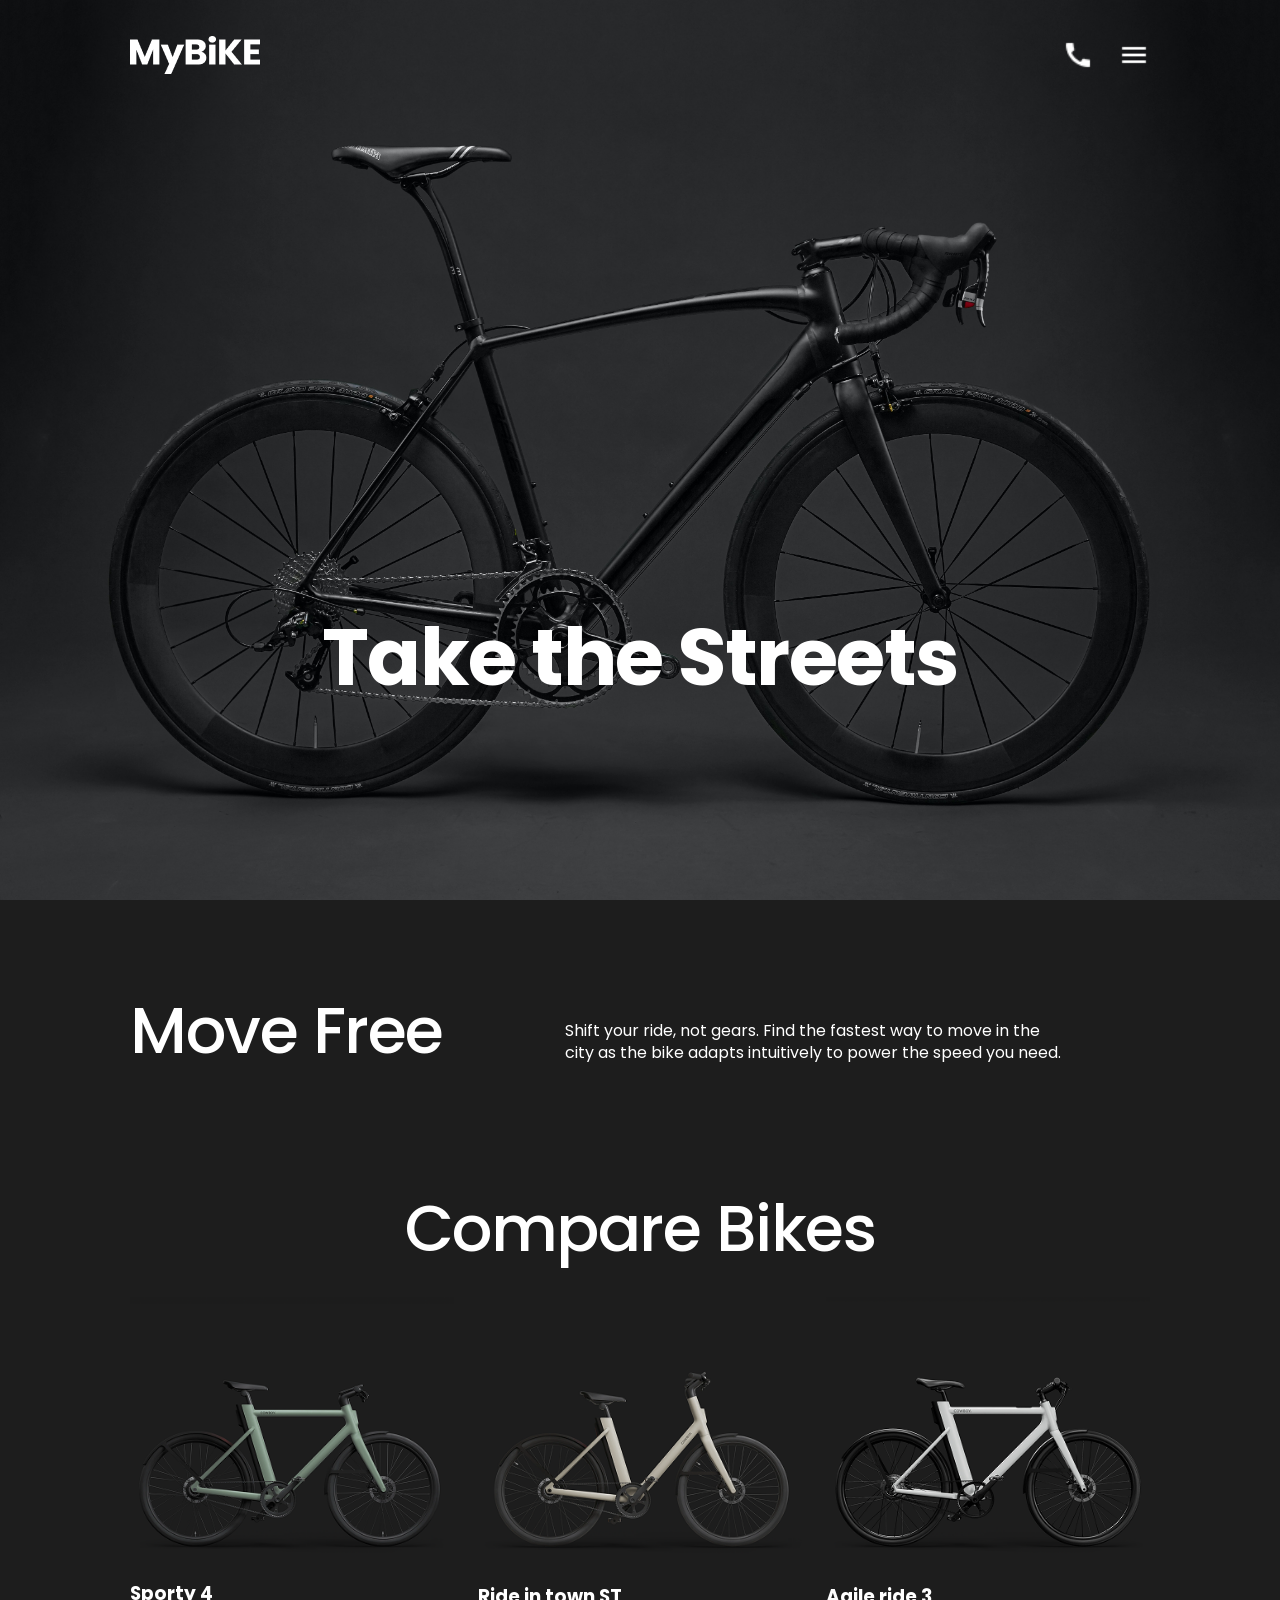
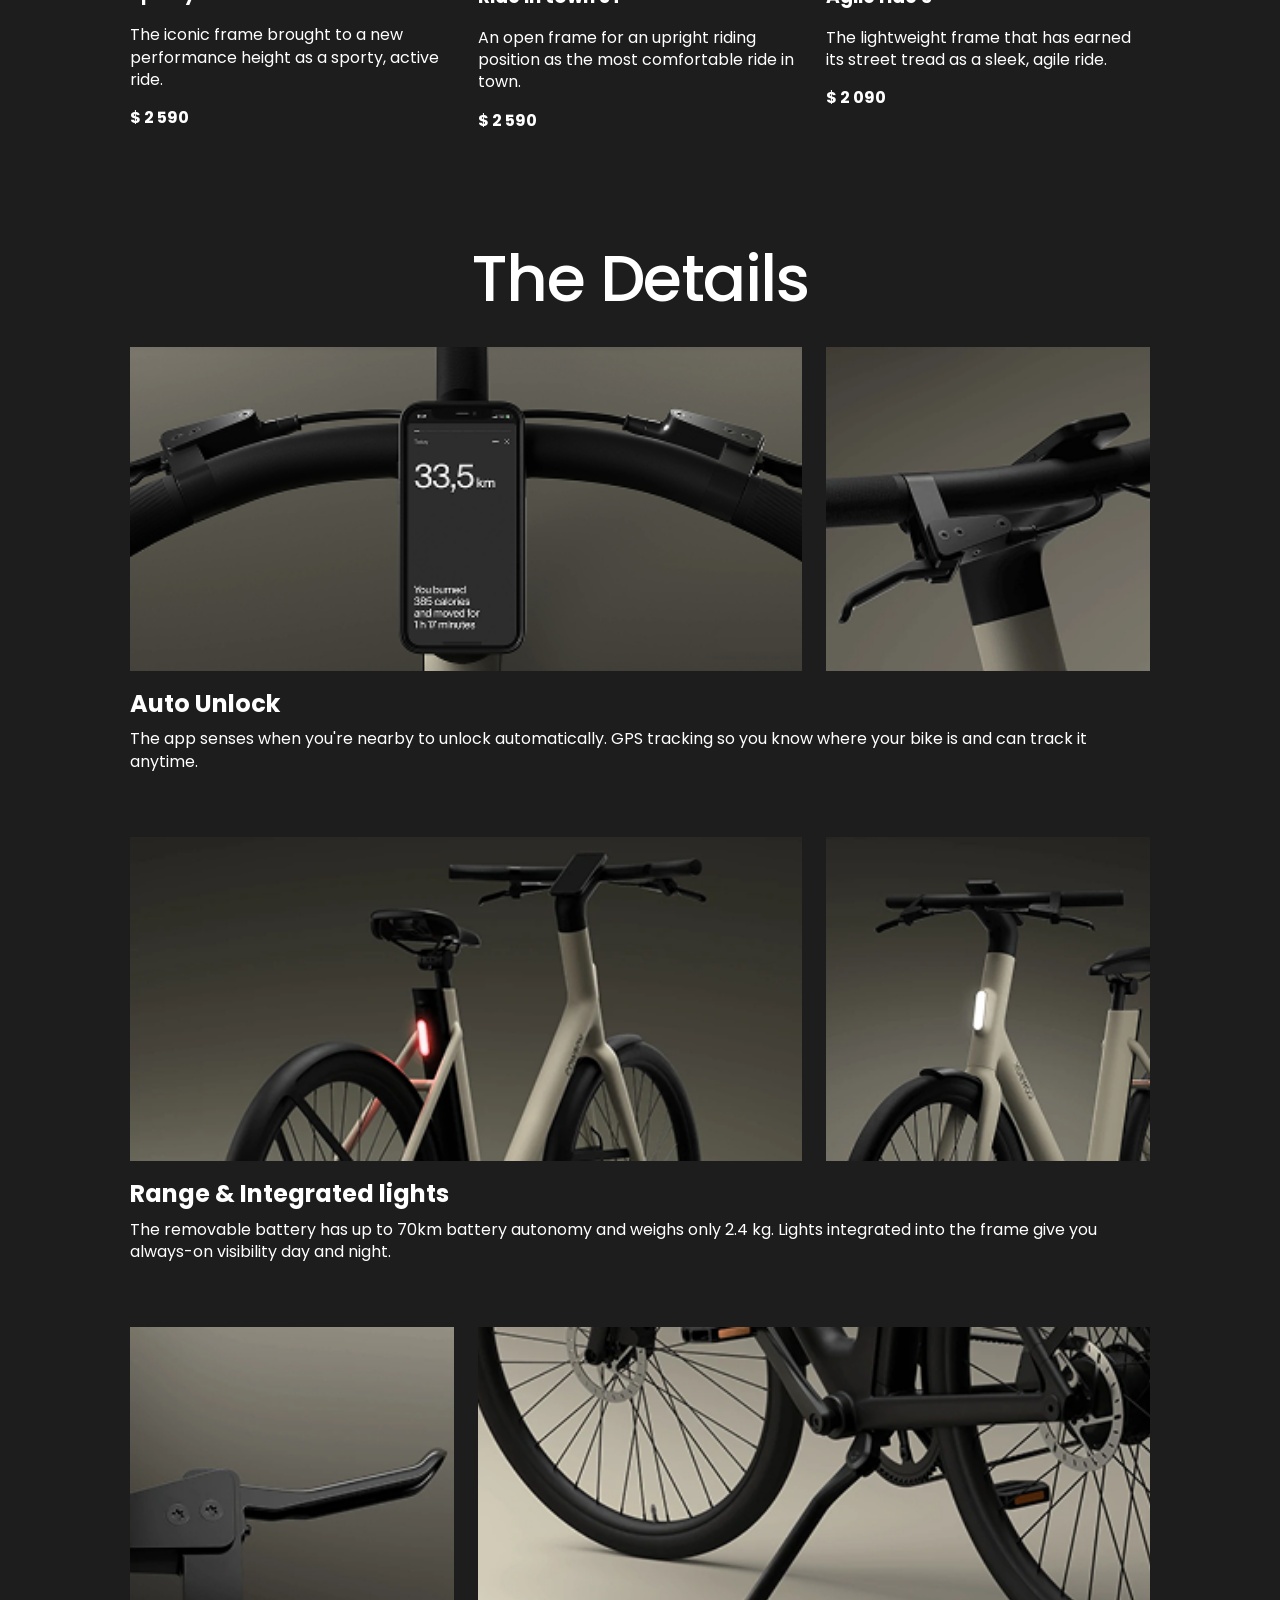
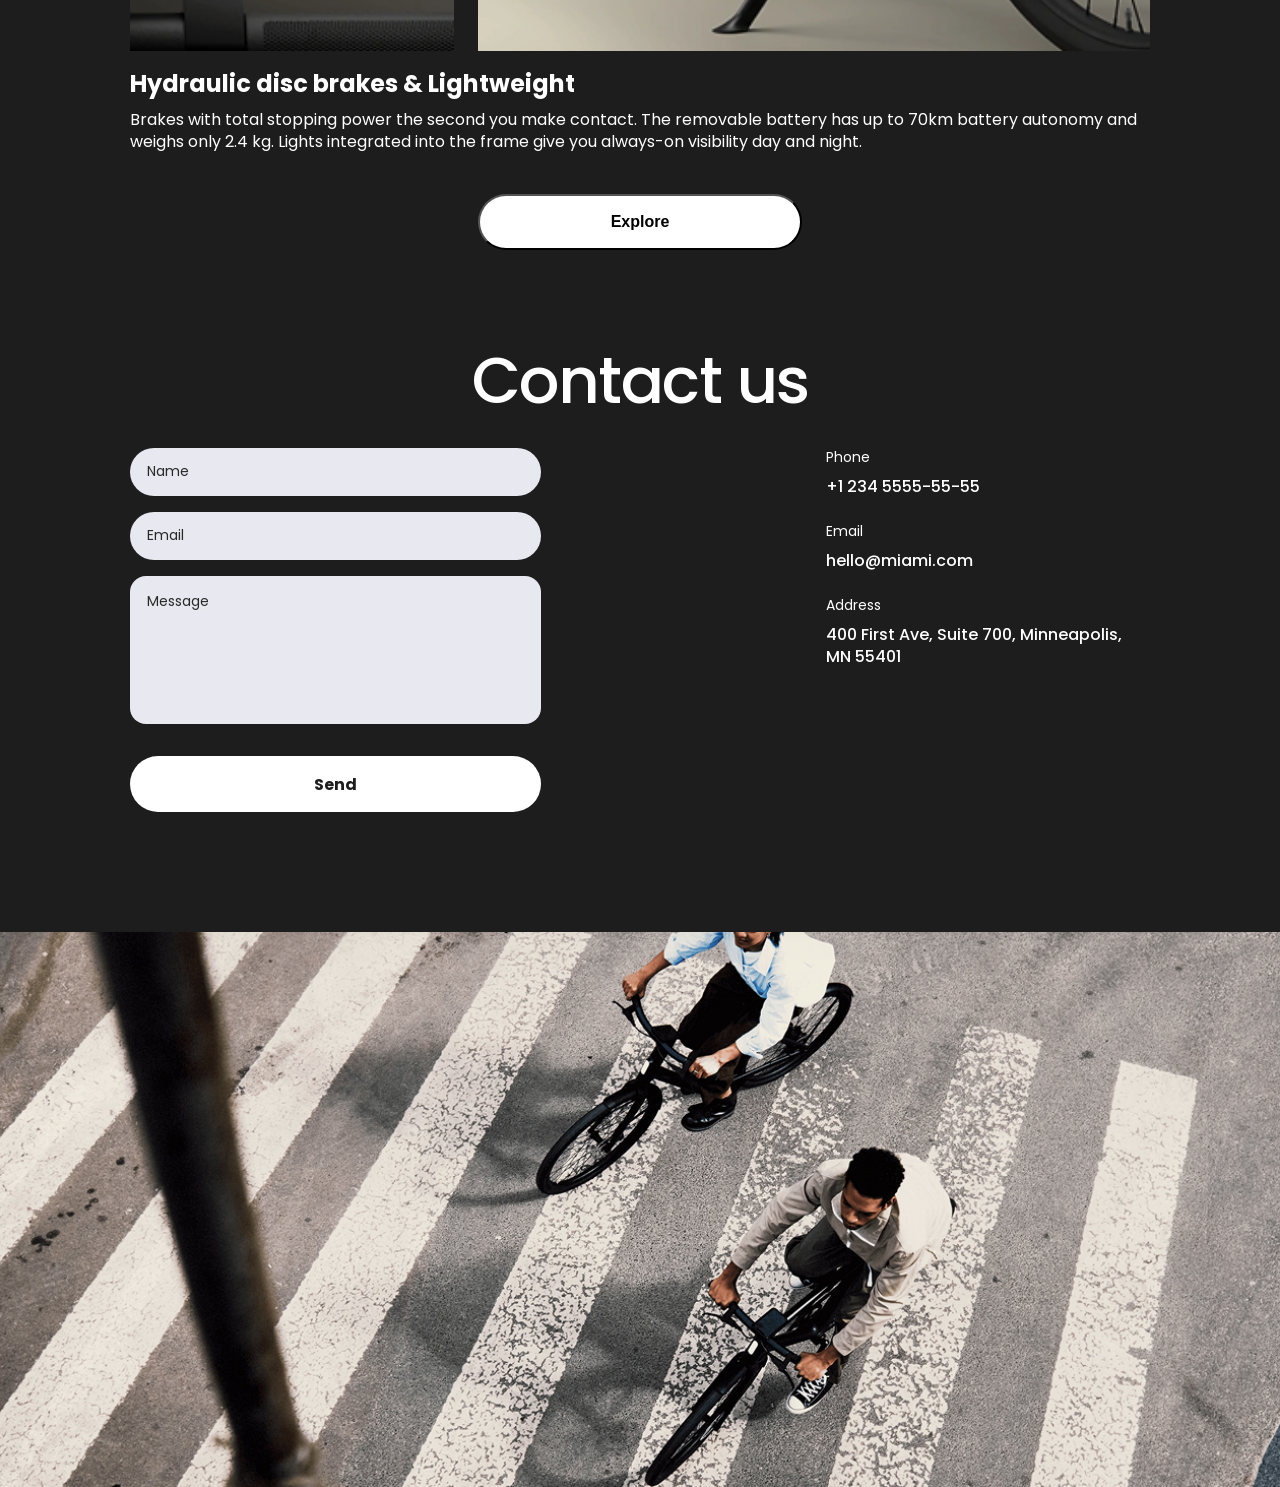
<file: index.html>
<!doctype html><html lang="en" class="page"><head><meta charset="utf-8"><meta name="viewport" content="width=device-width, initial-scale=1.0"><title>Landing Page</title><link rel="preconnect" href="https://fonts.googleapis.com"><link rel="preconnect" href="https://fonts.gstatic.com"><link href="https://fonts.googleapis.com/css2?family=Poppins:wght@400;500;600;700&family=Roboto:wght@500&display=swap" rel="stylesheet"><link rel="stylesheet" href="index.f5a42dd1.css"><script src="index.cabb280d.js" defer></script></head><body class="page__body"> <header class="header"> <div class="container"> <div class="header__content"> <div class="top-bar"> <a href="#" class="top-bar__logo"> <img src="Logo.e78f1d04.png" alt="Bike logo"> </a> <div class="top-bar__icons"> <a href="tel:+123455555555" class="icon icon--phone phone"> <span class="phone-tooltip">+1 234 5555-55-55</span> </a> <a href="#menu" class="icon icon--menu"></a> </div> </div> <div class="header__bottom"> <h1 class="header__title">Take the Streets</h1> </div> </div> </div> </header> <aside class="menu page__menu" id="menu"> <div class="container"> <div class="menu__top top-bar"> <a href="#" class="top-bar__logo"> <img src="logo-menu.b4e7647a.png" alt="Bike logo"> </a> <a href="#" class="icon icon--close"></a> </div> <div class="menu__bottom"> <nav class="menu__nav nav"> <ul class="nav__list"> <li class="nav__item"> <a class="nav__link" href="#"> Home </a> </li> <li class="nav__item"> <a class="nav__link" href="#about-us"> About us </a> </li> <li class="nav__item"> <a class="nav__link" href="#compare-bikes"> Compare bikes </a> </li> <li class="nav__item"> <a class="nav__link" href="#detail"> Detail </a> </li> <li class="nav__item"> <a class="nav__link" href="#contacts"> Contacts </a> </li> </ul> </nav> <a href="tel:+ 1 234 555-55-55" class="menu__phone-number"> + 1 234 555-55-55 </a> <a href="tel:+ 1 234 555-55-55" class="menu__book-a-test-ride"> Book a test ride </a> </div> </div> </aside> <main class="main"> <div class="container"> <div class="main__content"> <section class="about-us" id="about-us"> <h2 class="about-us__title section-title section-title--aling--left"> Move Free </h2> <p class="about-us__description"> Shift your ride, not gears. Find the fastest way to move in the city as the bike adapts intuitively to power the speed you need. </p> </section> <section class="compare-bikes" id="compare-bikes"> <h2 class="section-title">Compare Bikes</h2> <div class="recommended__products"> <article class="product recommended__product"> <img src="Sporty%204.53674aac.png" alt="Spotry 4" class="product__photo"> <h3 class="product__title">Sporty 4</h3> <p class="product__category"> The iconic frame brought to a new performance height as a sporty, active ride. </p> <p class="product__price">$ 2 590</p> </article> <article class="product recommended__product"> <img src="Ride%20in%20town%20ST.2e67928a.png" alt="Ride in town ST" class="product__photo"> <h3 class="product__title">Ride in town ST</h3> <p class="product__category"> An open frame for an upright riding position as the most comfortable ride in town. </p> <p class="product__price">$ 2 590</p> </article> <article class="product recommended__product"> <img src="Agile%20ride%203.fd02eb59.png" alt="Agile ride 3" class="product__photo"> <h3 class="product__title">Agile ride 3</h3> <p class="product__category"> The lightweight frame that has earned its street tread as a sleek, agile ride. </p> <p class="product__price">$ 2 090</p> </article> </div> </section> <section class="detail" id="detail"> <h2 class="section-title">The Details</h2> <div class="categories__wrapper"> <article class="category"> <div class="category__photos"> <a href="#" class="category__link category__link--wide"> <img class="category__photo" src="1.1.b4008838.png" alt="1.1"> </a> <a href="#" class="category__link category__link--square"> <img class="category__photo" src="1.2.9de2080b.png" alt="1.2"> </a> </div> <h3 class="category__title">Auto Unlock</h3> <p class="category__description"> The app senses when you're nearby to unlock automatically. GPS tracking so you know where your bike is and can track it anytime. </p> </article> <article class="category"> <div class="category__photos"> <a href="#" class="category__link category__link--wide"> <img class="category__photo" src="2.1.0e53a1fc.png" alt="2.1"> </a> <a href="#" class="category__link category__link--square"> <img class="category__photo" src="2.2.2bcb3883.png" alt="2.2"> </a> </div> <h3 class="category__title">Range & Integrated lights</h3> <p class="category__description"> The removable battery has up to 70km battery autonomy and weighs only 2.4 kg. Lights integrated into the frame give you always-on visibility day and night. </p> </article> <article class="category"> <div class="category__photos"> <a href="#" class="category__link category__link--square"> <img class="category__photo" src="3.1.fdd2f2ca.png" alt="3.1"> </a> <a href="#" class="category__link category__link--wide"> <img class="category__photo" src="3.2.25207dd7.png" alt="3.2"> </a> </div> <h3 class="category__title"> Hydraulic disc brakes & Lightweight </h3> <p class="category__description"> Brakes with total stopping power the second you make contact. The removable battery has up to 70km battery autonomy and weighs only 2.4 kg. Lights integrated into the frame give you always-on visibility day and night. </p> </article> </div> <div class="button"> <button class="button__explore">Explore</button> </div> </section> <section class="contacts" id="contacts"> <h2 class="section-title">Contact us</h2> <div class="contacts__wrapper"> <div class="contacts__content"> <form class="contacts__input"> <input class="input input__name" type="text" placeholder="Name" title="Name" required> <input class="input input__email" type="email" placeholder="Email" title="Email" required> <textarea class="input input__message" type="text" name="Message" placeholder="Message" required></textarea> <button class="contacts__button" type="reset"> Send </button> </form> <div class="contacts__info"> <div class="contacts__info--phone"> <h3 class="contacts__info--title">Phone</h3> <a href="tel:+1 234 5555-55-55" class="contacts__info--text"> +1 234 5555-55-55 </a> </div> <div class="contacts__info--email"> <h3 class="contacts__info--title">Email</h3> <a href="mailto:hello@miami.com" class="contacts__info--text"> hello@miami.com </a> </div> <div class="contacts__info--address"> <h3 class="contacts__info--title">Address</h3> <a target="_blank" href="https://www.google.com/maps/search/?api=1&query=400+first+ave+suite+700+Minneapolis+MN+55401" class="contacts__info--text" rel="noopener noreferrer"> 400 First Ave, Suite 700, Minneapolis, MN 55401 </a> </div> </div> </div> </div> </section> </div> </div> </main> <footer class="footer"> <div class="footer__wrapper"> <img class="footer__img" src="Footer.37a1b4b3.png" alt="FooterImg"> </div> </footer> </body></html>
</file>
<file: index.f5a42dd1.css>
.container{padding-left:20px;padding-right:20px}@media (min-width:576px){.container{padding-left:72px;padding-right:72px}}@media (min-width:1025px){.container{max-width:1020px;margin-left:auto;margin-right:auto;padding-left:120px;padding-right:120px}}.footer{background-color:#1d1d1d;width:100%;height:auto;position:relative;overflow:hidden}.footer__wrapper{width:100%;height:100%;position:relative}.footer__img{object-fit:cover;width:100%;height:100%;display:block;position:relative}@media (min-width:576px){.footer__img{height:480px}}@media (min-width:1025px){.footer__img{height:555px}}.header{background-image:url(header-bg-mobile.c1de088a.png);background-position:100%;background-size:cover}.header__content{-ms-flex-direction:column;flex-direction:column;-ms-flex-pack:justify;justify-content:space-between;height:100vh;display:-ms-flexbox;display:flex}.header__title{font-family:Poppins,sans-serif;font-weight:700;font-style:Bold;letter-spacing:-1.5px;text-align:center;vertical-align:middle;margin:0;font-size:36px;line-height:100%}@media (min-width:576px){.header__title{font-size:64px}}@media (min-width:1025px){.header__title{font-size:80px}}.header__bottom{padding-bottom:88px}@media (min-width:576px){.header__bottom{padding-bottom:130px}}@media (min-width:1025px){.header__bottom{padding-bottom:203px}}.icon{background-size:cover;width:24px;height:24px;display:block}@media (min-width:576px){.icon{width:32px;height:32px}}.icon--phone{background-image:url(Icon-Phone-call.77f98802.png)}.icon--menu{background-image:url(Icon-Burger-menu.2a2e46a4.png)}.icon--close{background-image:url(Icon-Close.f0845ed7.png)}.phone{position:relative}.phone-tooltip{color:#fff;white-space:nowrap;opacity:0;pointer-events:none;border-radius:6px;padding:6px 10px;font-size:14px;transition:opacity .25s;position:absolute;bottom:-38px;left:50%;transform:translate(-50%)}.phone:hover .phone-tooltip{opacity:1}.top-bar{-ms-flex-pack:justify;justify-content:space-between;-ms-flex-align:center;align-items:center;padding-top:24px;padding-bottom:24px;display:-ms-flexbox;display:flex}@media (min-width:576px){.top-bar{padding-top:36px;padding-bottom:36px}}.top-bar__icons{gap:24px;display:-ms-flexbox;display:flex}.top-bar__logo{display:-ms-flexbox;display:flex}.menu{box-sizing:border-box;text-transform:uppercase;background-color:#c2c2c2;height:100vh;font-weight:600}.menu__top{margin-bottom:24px}.menu__nav{margin-bottom:40px}.menu__phone-number{color:#1d1d1d;margin-bottom:16px;font-size:16px;line-height:27px;text-decoration:none;display:block}.menu__book-a-test-ride{letter-spacing:2px;color:#1d1d1d;border-bottom:1px solid #1d1d1d;width:-moz-fit-content;width:fit-content;padding-bottom:7px;font-size:12px;line-height:16px;text-decoration:none;display:block}.menu .nav__link{transition:color .25s,transform .25s;display:inline-block}.menu .nav__link:hover{color:#f60;transform:translate(6px)}.nav__link{color:#1d1d1d;letter-spacing:2px;font-size:22px;line-height:22px;text-decoration:none}.nav__list{-ms-flex-direction:column;flex-direction:column;gap:32px;margin:0;padding:0;list-style:none;display:-ms-flexbox;display:flex}.page{color:#fff;scroll-behavior:smooth;background-color:#1d1d1d;font-family:Poppins,sans-serif;font-size:16px;line-height:140%}.page__body{margin:0}.page__menu{opacity:0;pointer-events:none;position:fixed;top:0;left:0;right:0}.page__menu:target{opacity:1;pointer-events:all}.section-title{list-style:100%;text-align:center;letter-spacing:-1.5px;margin:0 0 48px;font-size:32px;font-weight:500}@media (min-width:576px){.section-title{font-size:48px}}@media (min-width:1025px){.section-title{margin-bottom:56px;font-size:64px}}.section-title--aling--left{text-align:left}.about-us{--colums:2;grid-template-columns:repeat(var(--colums),1fr);column-gap:20px;display:grid}@media (min-width:576px){.about-us{--colums:6;column-gap:24px}}@media (min-width:1025px){.about-us{--colums:12}}.about-us__title{grid-column:1/-1}@media (min-width:576px){.about-us__title{grid-column:1/4}}@media (min-width:1025px){.about-us__title{grid-column:span 5}}.about-us__description{grid-column:1/-1;margin:0;line-height:140%}@media (min-width:576px){.about-us__description{grid-column:4/7}}@media (min-width:1025px){.about-us__description{grid-column:span 6}}.main__content{row-gap:92px;padding-top:92px;padding-bottom:92px;display:grid}@media (min-width:576px){.main__content{row-gap:120px;padding-top:120px;padding-bottom:120px}}.product{transition:transform .3s,box-shadow .3s}.product:hover{transform:scale(1.04);box-shadow:0 12px 20px rgba(0,0,0,.15)}.product__photo{width:100%}.product__price{font-weight:700}.recommended__products{--colums:2;grid-template-columns:repeat(var(--colums),1fr);gap:48px 20px;display:grid}@media (min-width:576px){.recommended__products{--colums:6;column-gap:24px}}@media (min-width:1025px){.recommended__products{--colums:12}}.recommended__product{grid-column:1/-1}@media (min-width:576px){.recommended__product{grid-column:2/-2}}@media (min-width:1025px){.recommended__product{grid-column:span 4}}.categories__wrapper{row-gap:40px;display:grid}@media (min-width:576px){.categories__wrapper{row-gap:64px}}.category{transition:transform .3s}.category:hover{transform:scale(1.03)}.category__photos{--colums:2;grid-template-columns:repeat(var(--colums),1fr);column-gap:20px;margin-bottom:16px;display:grid}@media (min-width:576px){.category__photos{--colums:6;column-gap:24px}}@media (min-width:1025px){.category__photos{--colums:12}}.category__link{position:relative}@media (min-width:576px){.category__link--wide{grid-column:span 4}}@media (min-width:1025px){.category__link--wide{grid-column:span 8}}.category__link--square{height:0;padding-bottom:100%}@media (min-width:576px){.category__link--square{grid-column:span 2}}@media (min-width:1025px){.category__link--square{grid-column:span 4}}.category__photo{object-fit:cover;width:100%;height:100%;position:absolute}.category__title{margin:0 0 8px;font-size:24px;font-weight:700;line-height:140%}.category__description{margin:0;font-size:16px;font-weight:400;line-height:140%}.button{-ms-flex-pack:center;justify-content:center;display:-ms-flexbox;display:flex}.button__explore{cursor:pointer;background-color:#fff;border-radius:40px;width:278px;height:56px;margin-top:40px;font-size:16px;font-weight:700;line-height:27px}@media (min-width:576px){.button__explore{width:392px;height:56px}}@media (min-width:1025px){.button__explore{width:324px;height:56px}}.contacts__wrapper{display:grid}.contacts__content{--colums:2;grid-template-columns:repeat(var(--colums),1fr);gap:48px 20px;display:grid}@media (min-width:576px){.contacts__content{--colums:6;column-gap:24px}}@media (min-width:1025px){.contacts__content{--colums:12}}.contacts__input{grid-column:1/-1;row-gap:16px;display:grid}@media (min-width:576px){.contacts__input{grid-column:1/4}}@media (min-width:1025px){.contacts__input{grid-column:1/6}}.contacts__info{-ms-flex-direction:column;flex-direction:column;grid-column:1/-1;gap:24px;display:-ms-flexbox;display:flex}@media (min-width:576px){.contacts__info{grid-column:4/-1}}@media (min-width:1025px){.contacts__info{grid-column:9/-1}}.contacts__info--title{color:#fff;margin:0 0 8px;font-size:14px;font-weight:400;line-height:140%}.contacts__info--text{color:#fff;margin:0;font-size:16px;font-weight:500;line-height:140%;text-decoration:none}.contacts__info--text:hover{color:#f60}.contacts__info--text:focus,.contacts__info--text:active,.contacts__info--text:visited{text-decoration:none}.contacts__button{color:#1d1d1d;background-color:#fff;border:transparent;border-radius:40px;height:56px;margin-top:16px;font-family:Poppins,sans-serif;font-size:16px;font-weight:700;line-height:27px}.contacts__button:hover,.contacts__button:active{color:#1d1d1d;background-color:#e8e8f0}.input{background-color:#e8e8f0;border:1px solid transparent;border-radius:40px;outline:none;height:48px}.input__name,.input__email,.input__message{box-sizing:border-box;padding:14px 16px;font-family:inherit}.input__message{resize:none;border-radius:16px;height:148px}.input::placeholder{color:#292929;font-family:Poppins,sans-serif;font-size:14px;font-weight:400;line-height:20px}.input::placeholder{color:#292929;font-family:Poppins,sans-serif;font-size:14px;font-weight:400;line-height:20px}.input:hover{border:1px solid #e8e8f0}.input:focus{border:2px solid #e8e8f0}
/*# sourceMappingURL=index.f5a42dd1.css.map */
</file>
